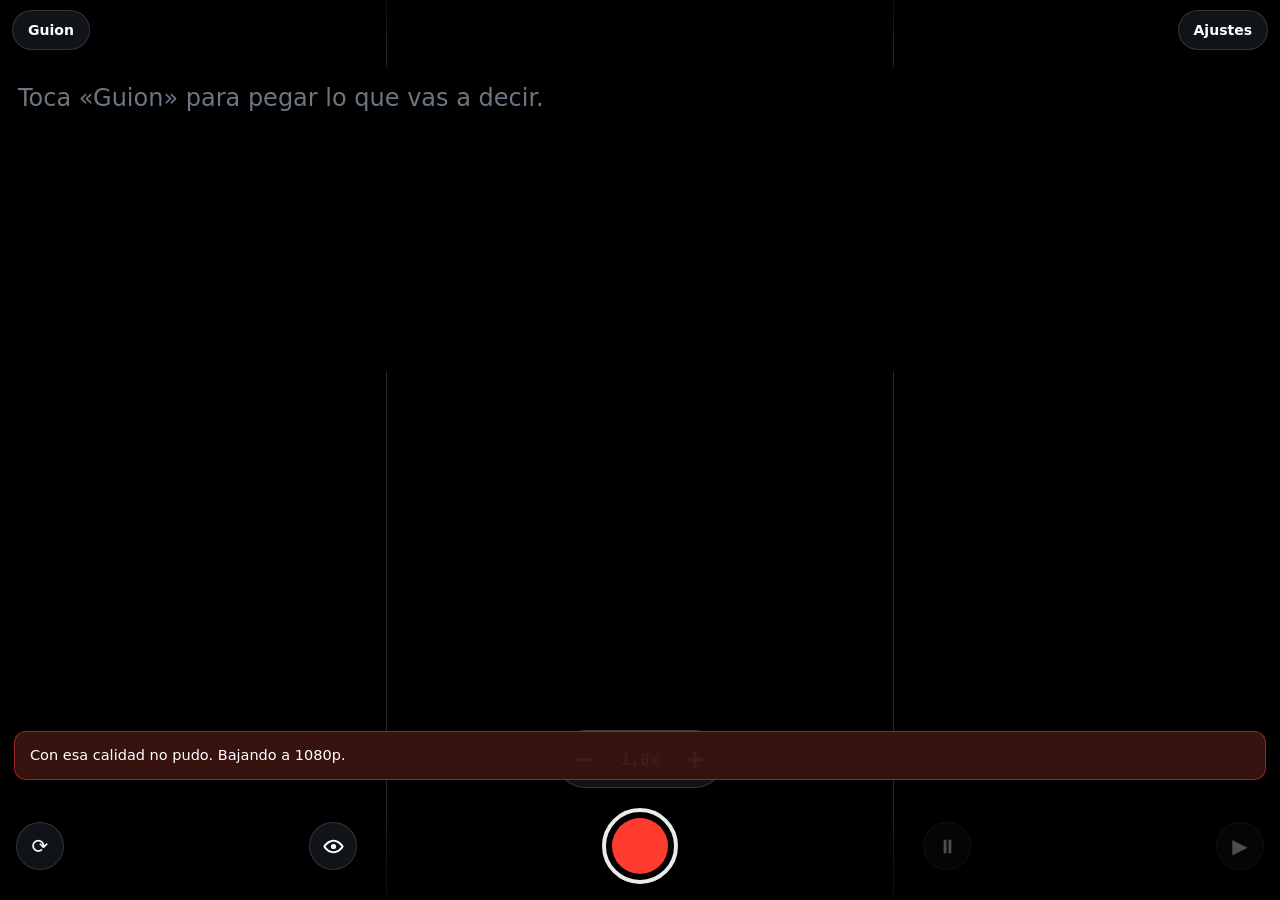
<file: index.html>
<!doctype html>
<html lang="es">
<head>
<meta charset="utf-8">
<meta http-equiv="Content-Security-Policy" content="default-src 'none'; script-src 'self'; style-src 'self'; img-src 'self' data: blob:; media-src 'self' blob:; font-src 'self'; manifest-src 'self'; worker-src 'self'; connect-src 'none'; form-action 'none'; frame-src 'none'; object-src 'none'; base-uri 'none'; upgrade-insecure-requests">
<meta name="referrer" content="no-referrer">
<meta name="viewport" content="width=device-width, initial-scale=1, viewport-fit=cover, maximum-scale=1, user-scalable=no">
<title>Prompter Cero</title>
<meta name="description" content="Teleprompter propio. Sin anuncios, sin cuentas, sin suscripcion.">
<meta name="theme-color" content="#000000">
<meta name="apple-mobile-web-app-capable" content="yes">
<meta name="mobile-web-app-capable" content="yes">
<meta name="apple-mobile-web-app-status-bar-style" content="black-translucent">
<meta name="apple-mobile-web-app-title" content="Prompter">
<link rel="apple-touch-icon" href="icon-180.png">
<link rel="icon" type="image/png" sizes="192x192" href="icon-192.png">
<link rel="manifest" href="manifest.webmanifest">

<link rel="stylesheet" href="app.css">
</head>
<body>

<div id="app" data-pos="arriba" data-encuadre="ver" data-espejo="1" data-rec="0"
     data-modo="auto" data-fondo="1" data-tapa="1" data-formato="vertical"
     data-oculto="0" data-pausa="0">

  <div id="marco"><video id="cam" playsinline muted autoplay></video></div>

  <div id="prompter"><p id="texto" class="vacio">Toca «Guion» para pegar lo que vas a decir.</p></div>

  <div id="cuenta"><span id="cuenta-n">3</span></div>

  <button id="b-encender" hidden>Tocar para encender la cámara</button>

  <div id="hud">
    <div class="barra-sup">
      <button class="pill" id="b-guion">Guion</button>
      <span id="chip-rec"><i></i><span id="rec-time">0:00</span></span>
      <button class="pill" id="b-ajustes">Ajustes</button>
    </div>

    <div class="barra-inf">
      <button class="redondo" id="b-girar" aria-label="Cambiar de cámara">⟳</button>

      <!-- ocultar el guion sin salir de la pantalla de grabar -->
      <button class="redondo" id="b-tapar" aria-label="Ocultar el guion" aria-pressed="false">
        <svg class="ico ico-ver" viewBox="0 0 24 24" aria-hidden="true">
          <path d="M12 5C6.9 5 3 9 1.6 11.5a1 1 0 0 0 0 1C3 15 6.9 19 12 19s9-4 10.4-6.5a1 1 0 0 0 0-1C21 9 17.1 5 12 5Zm0 12c-3.7 0-6.9-2.9-8.3-5C5.1 9.9 8.3 7 12 7s6.9 2.9 8.3 5c-1.4 2.1-4.6 5-8.3 5Z"/>
          <circle cx="12" cy="12" r="2.7"/>
        </svg>
        <svg class="ico ico-tapado" viewBox="0 0 24 24" aria-hidden="true">
          <path d="M12 5c-1.5 0-2.9.3-4.1.8l1.6 1.6C10.2 7.1 11.1 7 12 7c3.7 0 6.9 2.9 8.3 5-.7 1-1.8 2.2-3.2 3.2l1.4 1.4c1.8-1.3 3.1-2.9 3.9-4.1a1 1 0 0 0 0-1C21 9 17.1 5 12 5Zm-8.3 7c.7-1 1.7-2.1 3-3.1L5.3 7.5C3.4 8.9 2.2 10.4 1.6 11.5a1 1 0 0 0 0 1C3 15 6.9 19 12 19c1.4 0 2.7-.3 3.9-.8l-1.6-1.6c-.7.2-1.5.4-2.3.4-3.7 0-6.9-2.9-8.3-5Z"/>
          <path d="M3.6 2.2 2.2 3.6l18.2 18.2 1.4-1.4Z"/>
        </svg>
      </button>

      <button id="b-rec" aria-label="Grabar"><span></span></button>

      <!-- pausar la toma sin cortarla: sigue en el mismo video -->
      <button class="redondo" id="b-pausa" aria-label="Pausar la grabación" disabled>
        <svg class="ico ico-pausa" viewBox="0 0 24 24" aria-hidden="true">
          <path d="M8 5h3v14H8Zm5 0h3v14h-3Z"/>
        </svg>
        <svg class="ico ico-seguir" viewBox="0 0 24 24" aria-hidden="true">
          <path d="M8 5.2v13.6L19 12Z"/>
        </svg>
      </button>

      <button class="redondo" id="b-ultimo" aria-label="Ver el último video" disabled>▶</button>
    </div>

    <!-- la velocidad del texto, a mano y aunque estés grabando (26-10) -->
    <div id="vel-ctl" role="group" aria-label="Velocidad del texto">
      <button id="b-menos" aria-label="Más lento">−</button>
      <span id="vel-dato">1,0×</span>
      <button id="b-mas" aria-label="Más rápido">+</button>
    </div>
  </div>

  <div id="velo"></div>

  <!-- ============ hoja: guion ============ -->
  <section class="hoja" id="hoja-guion" aria-label="Guion">
    <button class="asa" aria-label="Cerrar"></button>
    <h2>Tu guion</h2>
    <textarea id="ta" placeholder="Pega acá lo que vas a decir…"></textarea>
    <div class="fila">
      <span class="sub" id="conteo">0 palabras</span>
      <span class="dato" id="duracion">0:00</span>
    </div>
    <button class="btn btn-p" id="b-usar">Usar este guion</button>
    <div class="btn-fila">
      <button class="btn" id="b-guardar-guion">Guardar</button>
      <button class="btn" id="b-limpiar">Vaciar</button>
    </div>

    <div class="grupo">
      <span class="et">Mis guiones</span>
      <div class="lista" id="lista-mios"></div>
      <p class="nota">Vienen dentro de la app. Tocas uno y se abre listo para grabar.</p>
    </div>

    <div class="grupo">
      <span class="et">Guardados en este teléfono</span>
      <div class="lista" id="lista"></div>
    </div>
    <p class="nota">Se guardan solo acá, en tu teléfono. No suben a ningún lado.</p>
  </section>

  <!-- ============ hoja: ajustes ============ -->
  <section class="hoja" id="hoja-ajustes" aria-label="Ajustes">
    <button class="asa" aria-label="Cerrar"></button>
    <h2>Ajustes</h2>
    <p class="sub">Todo lo que muevas queda guardado para la próxima.</p>
    <p class="nota" id="version">Versión —</p>

    <div class="grupo">
      <span class="et">El texto</span>
      <div class="fila"><label for="s-tapa">Cuánto tapa la pantalla</label><span class="dato" id="d-tapa">34 %</span></div>
      <input type="range" id="s-tapa" min="0" max="80" step="1" value="34">
      <div class="fila"><label for="s-letra">Tamaño de la letra</label><span class="dato" id="d-letra">24 px</span></div>
      <input type="range" id="s-letra" min="14" max="52" step="1" value="24">
      <div class="seg" id="g-pos" role="group" aria-label="Dónde va el texto">
        <button type="button" data-v="arriba">Arriba</button>
        <button type="button" data-v="medio">Al medio</button>
        <button type="button" data-v="abajo">Abajo</button>
      </div>
      <div class="seg" id="g-fondo" role="group" aria-label="Fondo del texto">
        <button type="button" data-v="1">Con fondo</button>
        <button type="button" data-v="0">Sin fondo</button>
      </div>
    </div>

    <div class="grupo">
      <span class="et">Cómo avanza</span>
      <div class="seg" id="g-modo" role="group" aria-label="Cómo avanza el texto">
        <button type="button" data-v="auto">Solo</button>
        <button type="button" data-v="dedo">Con el dedo</button>
      </div>
      <div class="fila"><label for="s-vel">Velocidad</label><span class="dato" id="d-vel">1,0×</span></div>
      <input type="range" id="s-vel" min="4" max="30" step="1" value="10">
      <p class="nota" id="nota-modo"></p>
    </div>

    <div class="grupo">
      <span class="et">La cámara</span>
      <div class="seg" id="g-cal" role="group" aria-label="Calidad">
        <button type="button" data-v="max">Máxima</button>
        <button type="button" data-v="1080">1080p</button>
        <button type="button" data-v="720">720p</button>
      </div>
      <div class="seg" id="g-formato" role="group" aria-label="Formato del video">
        <button type="button" data-v="vertical">Vertical 9:16</button>
        <button type="button" data-v="camara">Como venga</button>
      </div>
      <div class="seg" id="g-enc" role="group" aria-label="Encuadre">
        <button type="button" data-v="ver">Ver todo</button>
        <button type="button" data-v="llenar">Llenar pantalla</button>
      </div>
      <div class="seg" id="g-esp" role="group" aria-label="Espejo">
        <button type="button" data-v="1">Espejo</button>
        <button type="button" data-v="0">Normal</button>
      </div>
      <div class="seg" id="g-cuenta" role="group" aria-label="Cuenta regresiva">
        <button type="button" data-v="0">Sin cuenta</button>
        <button type="button" data-v="3">3 s</button>
        <button type="button" data-v="5">5 s</button>
      </div>
      <p class="nota" id="nota-cam">Antes de grabar aparece acá lo que está entregando la cámara.</p>
    </div>

    <div class="grupo">
      <span class="et">Qué pasó en la última toma</span>
      <pre class="registro" id="registro">Todavía no hay ninguna toma.</pre>
      <p class="nota">Si una toma sale sin sonido o no se guarda, sácale una captura a esto y mándamela: ahí está qué pasó.</p>
    </div>

    <button class="btn" id="b-reset">Volver a como venía</button>
    <p class="nota">¿Algo se ve raro? Abre el <a href="prueba.html">banco de pruebas</a> y mándame el informe.</p>
  </section>

  <!-- ============ hoja: revisión ============ -->
  <section class="hoja" id="hoja-video" aria-label="El video que grabaste">
    <button class="asa" aria-label="Cerrar"></button>
    <h2>Tu video</h2>
    <div id="revision"><video id="rev" playsinline controls preload="metadata"></video></div>
    <p class="sub" id="rev-datos"></p>
    <button class="btn btn-p" id="b-fotos">Guardar en Fotos</button>
    <button class="btn" id="b-ver-igual" hidden>Verlo acá igual (puede trabar el teléfono)</button>
    <button class="btn" id="b-otra">Grabar otra toma</button>
    <p class="nota" id="nota-disco">Mientras grabas, el video se va guardando en tu teléfono: si la app se cierra, la toma no se pierde.</p>
    <button class="btn" id="b-borrar-toma" hidden>Borrar esta toma del teléfono</button>
    <p class="nota">Si el botón no te sirve, mantén el dedo apretado sobre el video de arriba y elige «Guardar en Fotos».</p>
  </section>

  <div id="aviso"></div>
</div>

<script src="guiones.js" defer></script>
<script src="app.js" defer></script>
</body>
</html>
</file>
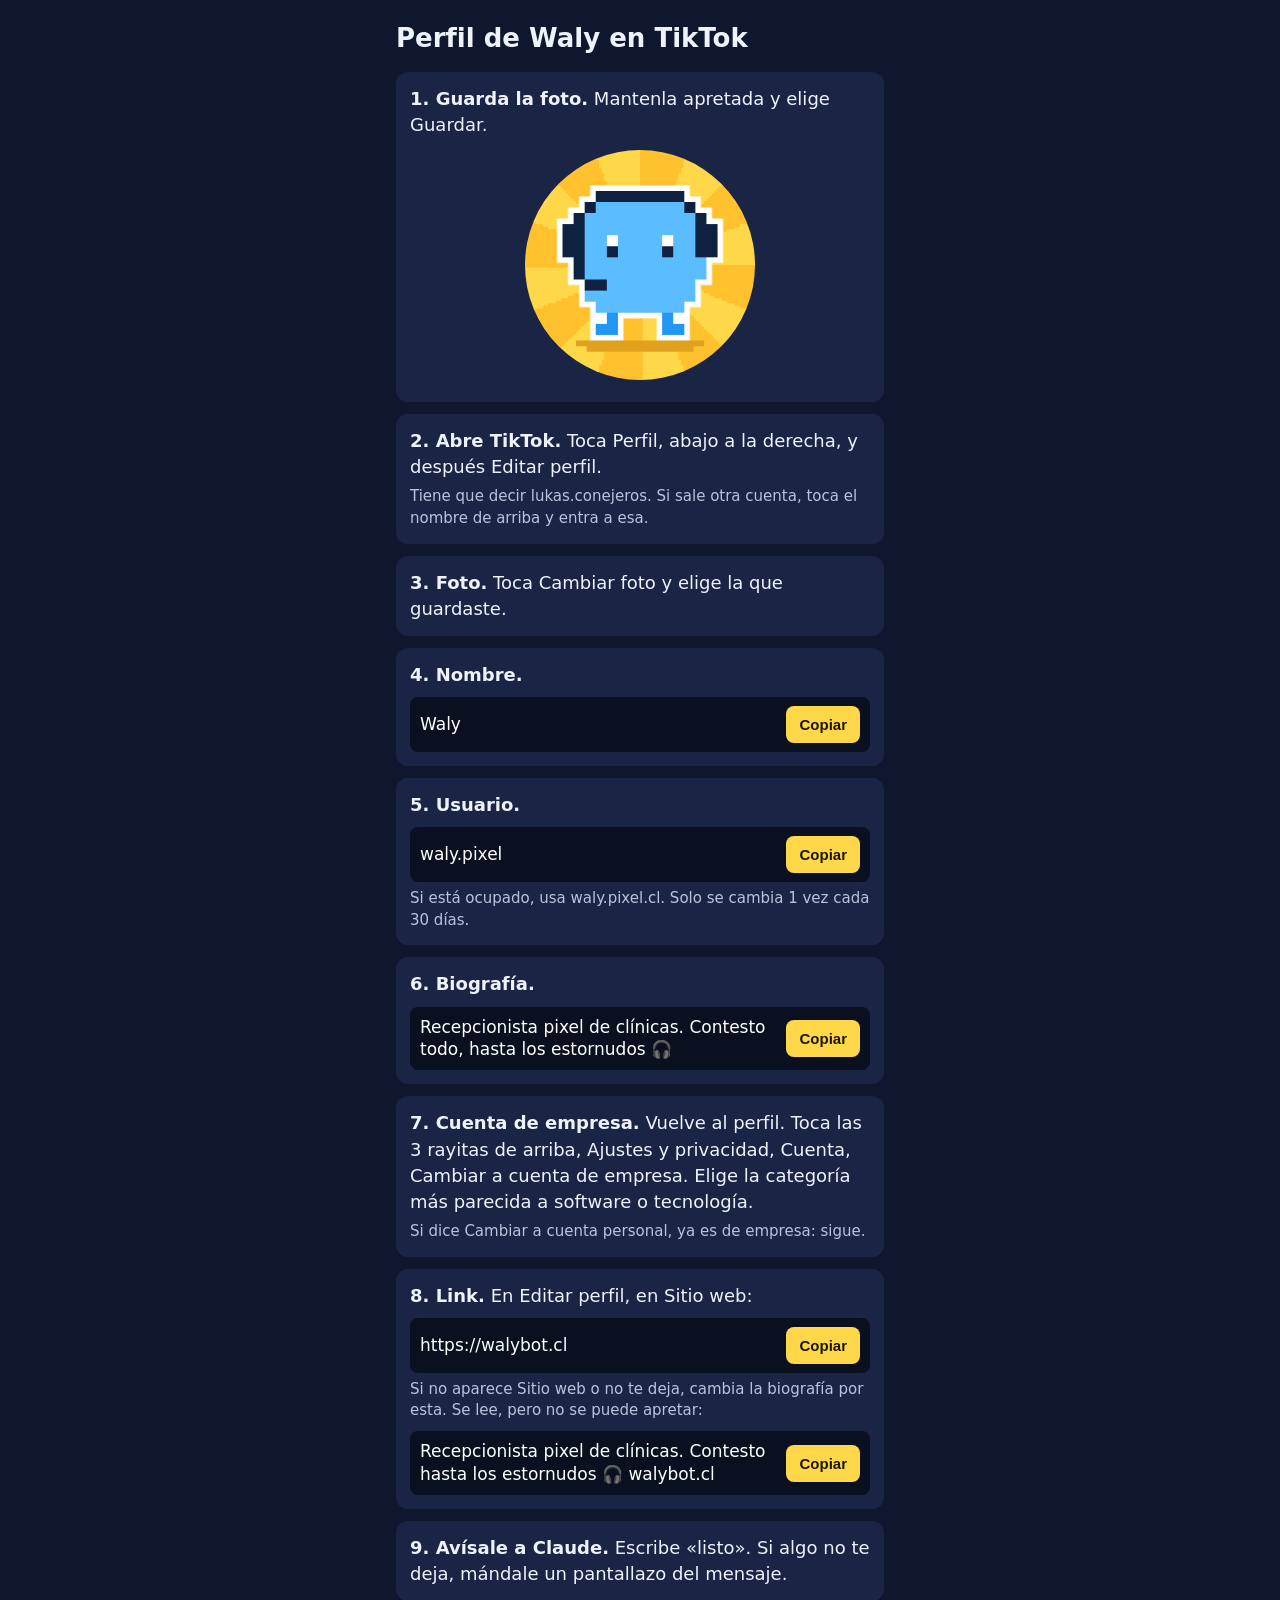
<file: waly/index.html>
<!doctype html>
<html lang="es"><head><meta charset="utf-8"><meta name="viewport" content="width=device-width,initial-scale=1">
<meta name="robots" content="noindex"><title>Perfil de Waly en TikTok</title>
<style>
*{box-sizing:border-box}
body{margin:0;background:#0f172e;color:#eef2fb;font:18px/1.45 system-ui,-apple-system,Segoe UI,Arial,sans-serif}
main{max-width:520px;margin:0 auto;padding:20px 16px 50px}
h1{font-size:26px;margin:0 0 14px}
.foto{display:block;width:230px;height:230px;margin:0 auto 8px;border-radius:50%}
.nota{color:#b8c4dc;font-size:15px;margin:6px 0 0}
.paso{background:#1a2545;border-radius:12px;padding:14px;margin:12px 0}
.copia{display:flex;gap:10px;align-items:center;background:#0a1020;border-radius:8px;padding:9px 10px;margin-top:9px}
.copia code{flex:1;font:17px/1.35 system-ui,-apple-system,Segoe UI,Arial,sans-serif;color:#fff;word-break:break-word}
button{background:#ffd84a;color:#1b1600;border:0;border-radius:8px;font-weight:800;padding:10px 13px;font-size:15px;flex:none}
</style></head>
<body><main>
<h1>Perfil de Waly en TikTok</h1>
<div class="paso"><b>1. Guarda la foto.</b> Mantenla apretada y elige Guardar.
  <img class="foto" src="foto.png" alt="Waly" style="margin-top:12px"></div>
<div class="paso"><b>2. Abre TikTok.</b> Toca Perfil, abajo a la derecha, y después Editar perfil.
  <p class="nota">Tiene que decir lukas.conejeros. Si sale otra cuenta, toca el nombre de arriba y entra a esa.</p></div>
<div class="paso"><b>3. Foto.</b> Toca Cambiar foto y elige la que guardaste.</div>
<div class="paso"><b>4. Nombre.</b><div class="copia"><code>Waly</code><button>Copiar</button></div></div>
<div class="paso"><b>5. Usuario.</b><div class="copia"><code>waly.pixel</code><button>Copiar</button></div>
  <p class="nota">Si está ocupado, usa waly.pixel.cl. Solo se cambia 1 vez cada 30 días.</p></div>
<div class="paso"><b>6. Biografía.</b><div class="copia"><code>Recepcionista pixel de clínicas. Contesto todo, hasta los estornudos 🎧</code><button>Copiar</button></div></div>
<div class="paso"><b>7. Cuenta de empresa.</b> Vuelve al perfil. Toca las 3 rayitas de arriba, Ajustes y privacidad, Cuenta, Cambiar a cuenta de empresa. Elige la categoría más parecida a software o tecnología.
  <p class="nota">Si dice Cambiar a cuenta personal, ya es de empresa: sigue.</p></div>
<div class="paso"><b>8. Link.</b> En Editar perfil, en Sitio web:<div class="copia"><code>https://walybot.cl</code><button>Copiar</button></div>
  <p class="nota">Si no aparece Sitio web o no te deja, cambia la biografía por esta. Se lee, pero no se puede apretar:</p><div class="copia"><code>Recepcionista pixel de clínicas. Contesto hasta los estornudos 🎧 walybot.cl</code><button>Copiar</button></div></div>
<div class="paso"><b>9. Avísale a Claude.</b> Escribe «listo». Si algo no te deja, mándale un pantallazo del mensaje.</div>
</main>
<script>
document.querySelectorAll(".copia button").forEach((b) => b.onclick = async () => {
  const t = b.previousElementSibling.textContent;
  try { await navigator.clipboard.writeText(t); }
  catch (e) { const a = document.createElement("textarea"); a.value = t; document.body.appendChild(a); a.select(); document.execCommand("copy"); a.remove(); }
  b.textContent = "¡Copiado!"; setTimeout(() => { b.textContent = "Copiar"; }, 1400);
});
</script>
</body></html>
</file>
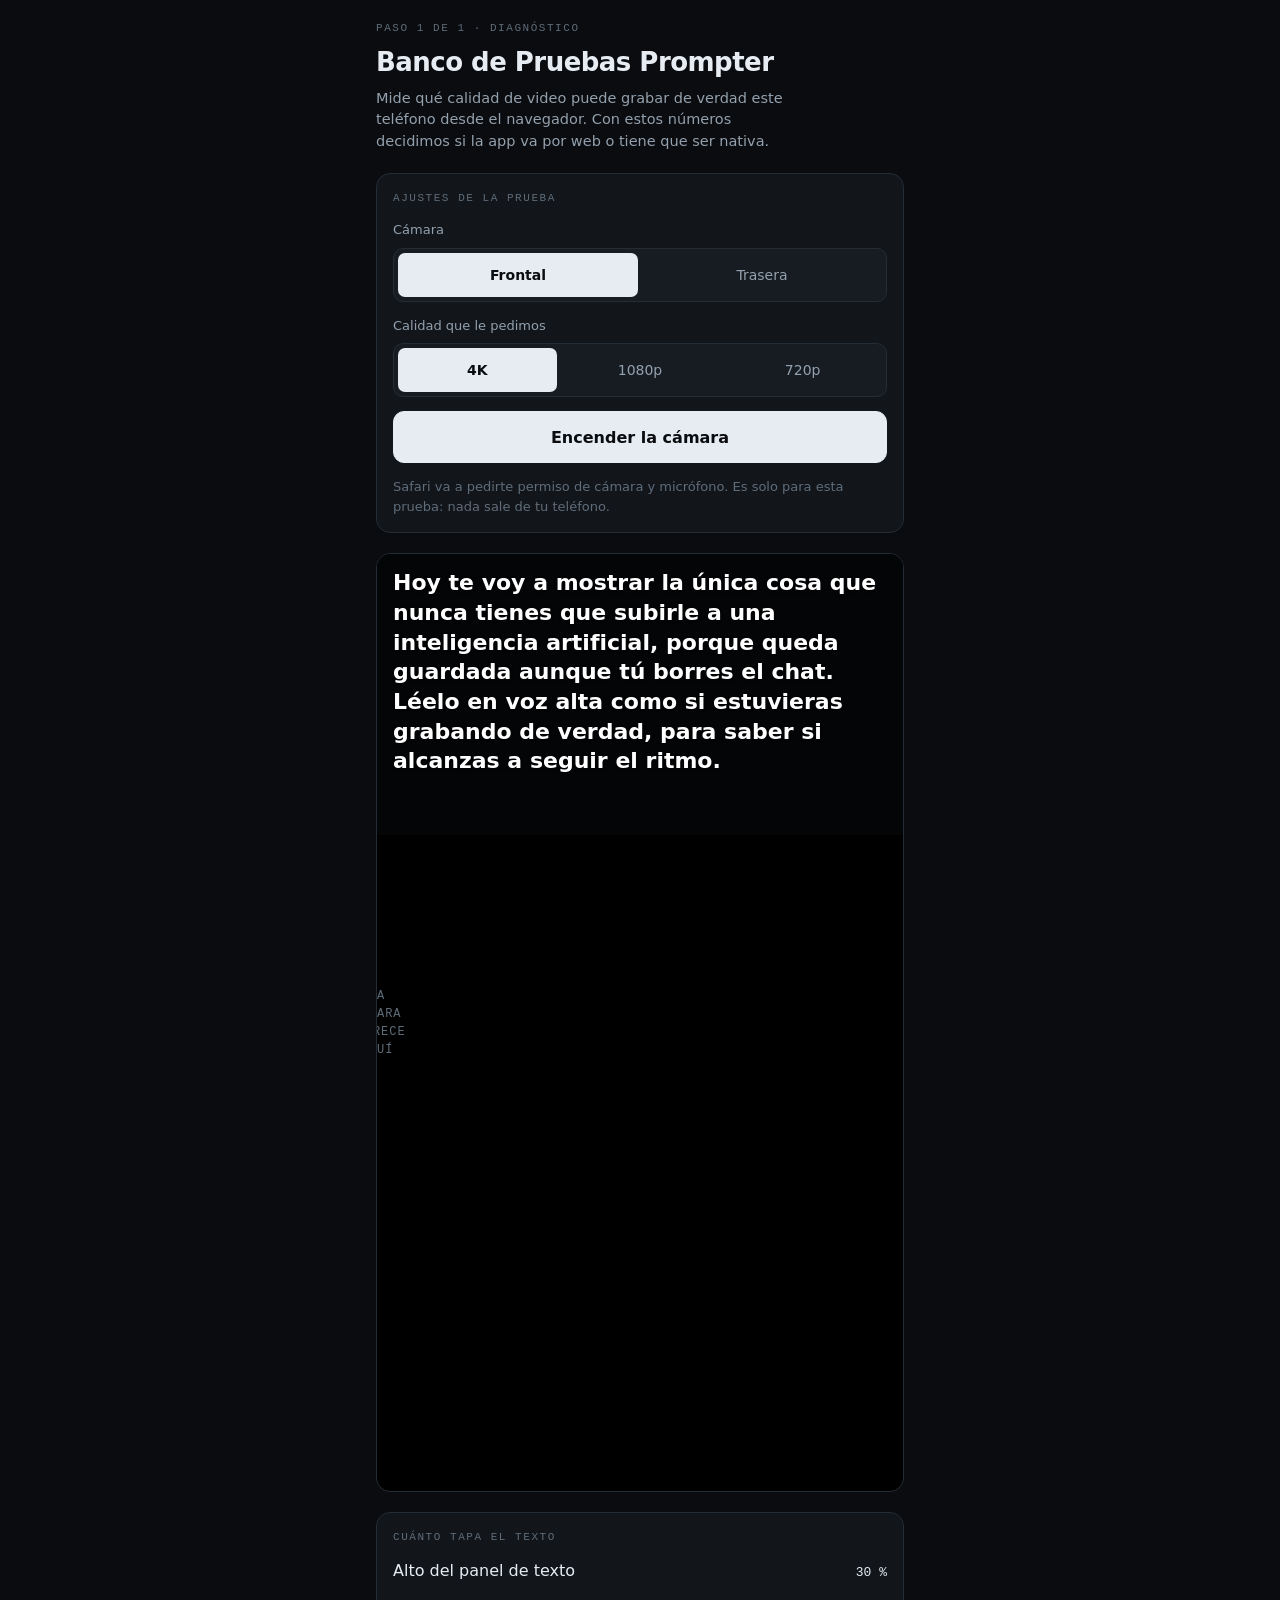
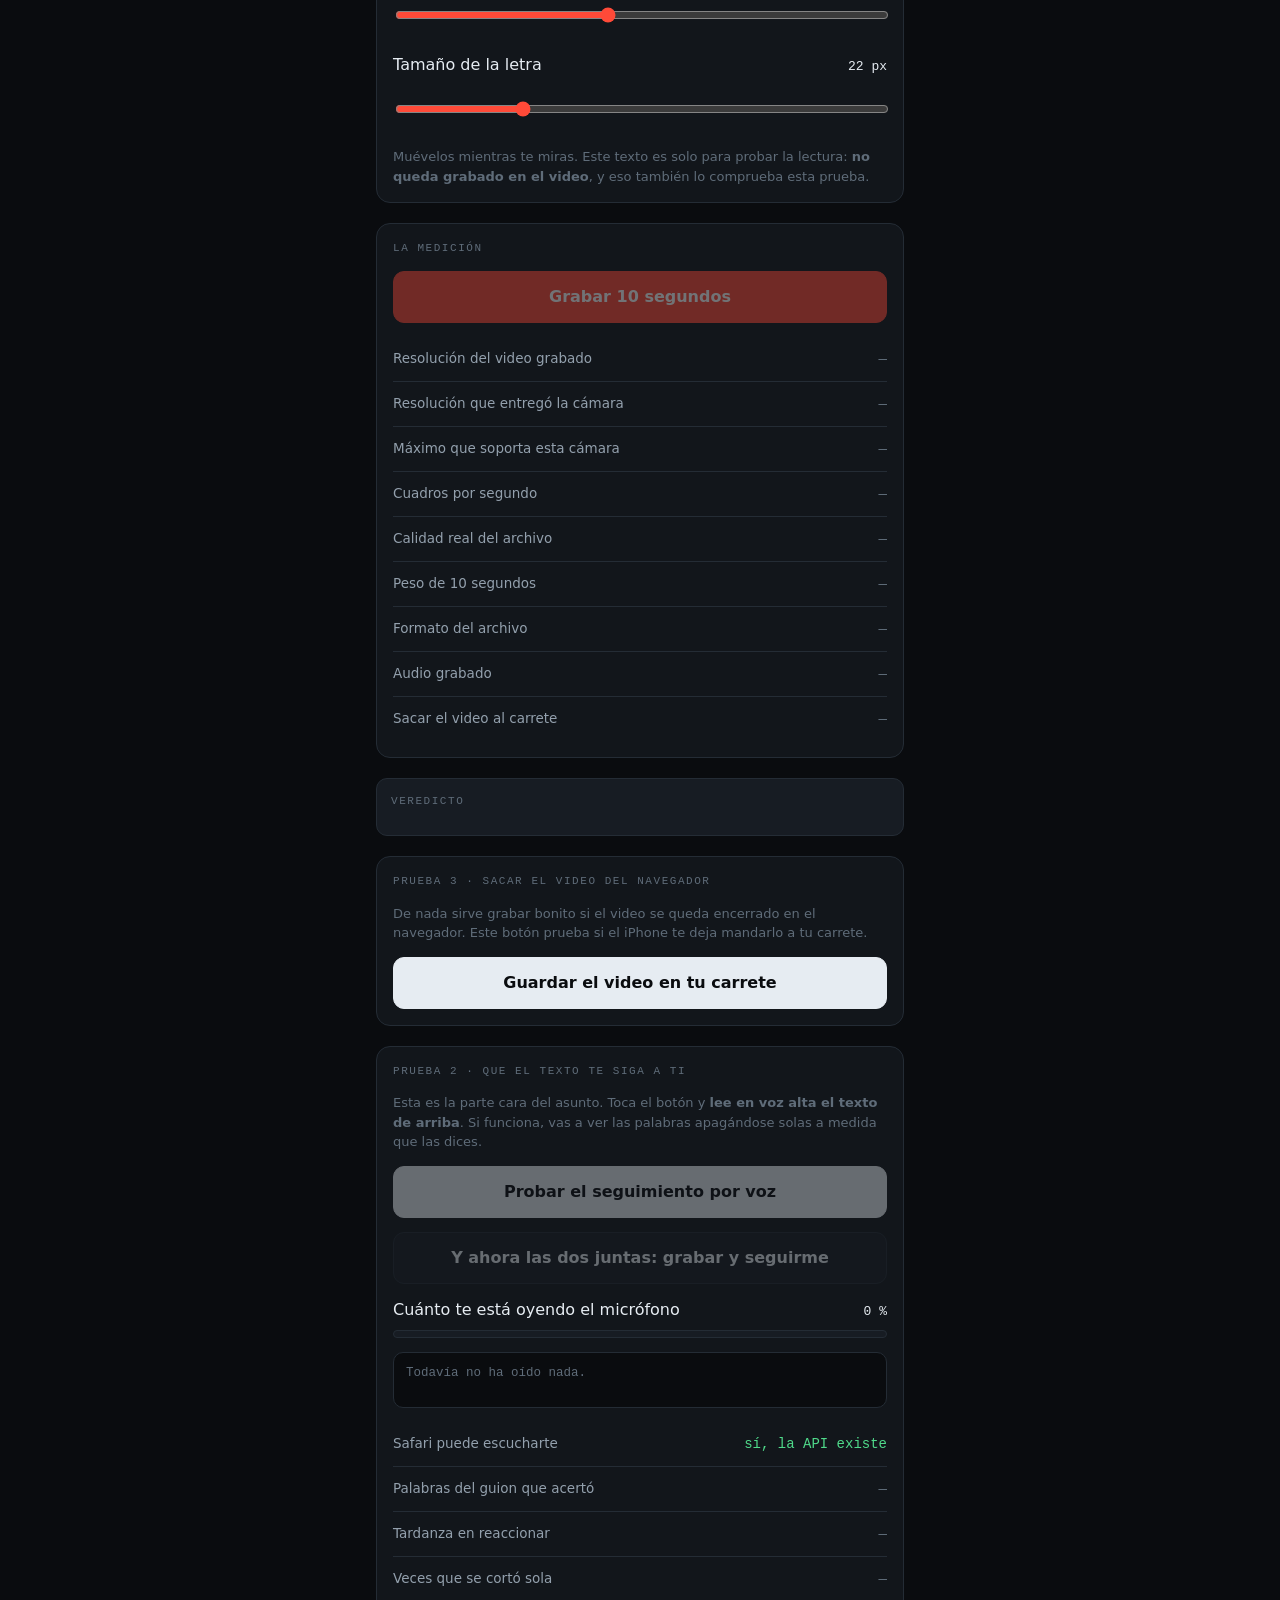
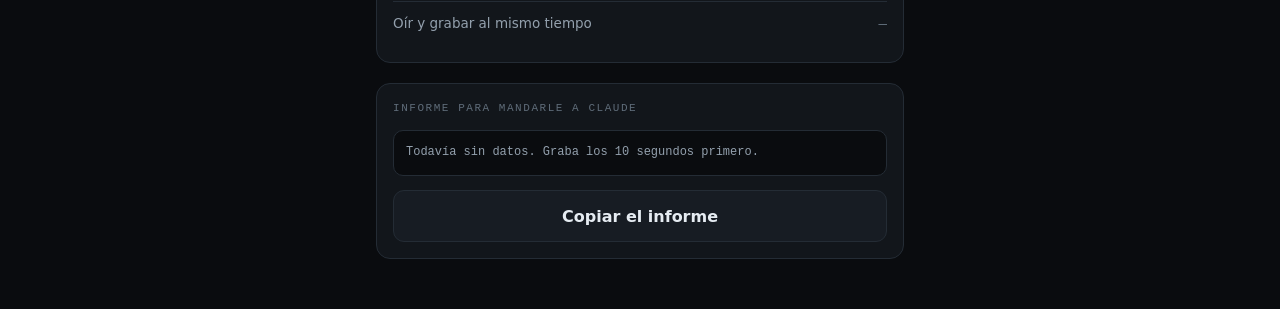
<file: prueba.html>
<!doctype html>
<html lang="es">
<head>
<meta charset="utf-8">
<meta http-equiv="Content-Security-Policy" content="default-src 'none'; script-src 'self' 'unsafe-inline'; style-src 'self' 'unsafe-inline'; img-src 'self' data: blob:; media-src 'self' blob:; font-src 'self'; manifest-src 'self'; connect-src 'none'; form-action 'none'; frame-src 'none'; object-src 'none'; base-uri 'none'">
<meta name="referrer" content="no-referrer">
<meta name="viewport" content="width=device-width, initial-scale=1, viewport-fit=cover, maximum-scale=1, user-scalable=no">
<meta name="description" content="Teleprompter propio, sin anuncios. Banco de pruebas de camara y voz.">
<meta name="theme-color" content="#0A0C0F">
<meta name="apple-mobile-web-app-capable" content="yes">
<meta name="mobile-web-app-capable" content="yes">
<meta name="apple-mobile-web-app-status-bar-style" content="black-translucent">
<meta name="apple-mobile-web-app-title" content="Prompter">
<link rel="apple-touch-icon" href="icon-180.png">
<link rel="icon" type="image/png" sizes="192x192" href="icon-192.png">
<link rel="manifest" href="manifest.webmanifest">
<title>Banco de Pruebas Prompter</title>
<style>
  :root{
    --ground:#0A0C0F;
    --panel:#12161B;
    --panel-2:#171C23;
    --line:#242C35;
    --ink:#E6ECF2;
    --ink-2:#93A0AD;
    --ink-3:#5F6C79;
    --rec:#FF4A38;
    --ok:#4FD98A;
    --warn:#F5B83D;
    --bad:#FF6B5C;
    --sans:-apple-system,BlinkMacSystemFont,"SF Pro Text","Segoe UI",Roboto,system-ui,sans-serif;
    --mono:ui-monospace,"SF Mono",Menlo,Consolas,monospace;
    --r:14px;
  }

  *{box-sizing:border-box}

  body{
    margin:0;
    background:var(--ground);
    color:var(--ink);
    font-family:var(--sans);
    font-size:16px;
    line-height:1.5;
    -webkit-font-smoothing:antialiased;
  }

  .wrap{
    max-width:560px;
    margin:0 auto;
    padding:20px 16px 64px;
    display:flex;
    flex-direction:column;
    gap:20px;
  }

  /* ---------- cabecera ---------- */
  header{display:flex;flex-direction:column;gap:6px}
  .eyebrow{
    font-family:var(--mono);
    font-size:11px;
    letter-spacing:.14em;
    text-transform:uppercase;
    color:var(--ink-3);
  }
  h1{
    margin:0;
    font-size:26px;
    font-weight:600;
    letter-spacing:-.02em;
    text-wrap:balance;
  }
  .lede{margin:0;color:var(--ink-2);font-size:14.5px;max-width:46ch}

  /* ---------- bloques ---------- */
  .card{
    background:var(--panel);
    border:1px solid var(--line);
    border-radius:var(--r);
    padding:16px;
    display:flex;
    flex-direction:column;
    gap:14px;
  }
  .card-title{
    font-family:var(--mono);
    font-size:11px;
    letter-spacing:.14em;
    text-transform:uppercase;
    color:var(--ink-3);
    margin:0;
  }

  /* ---------- selectores segmentados ---------- */
  .field{display:flex;flex-direction:column;gap:8px}
  .field > label{font-size:13px;color:var(--ink-2)}
  .seg{
    display:grid;
    grid-auto-flow:column;
    grid-auto-columns:1fr;
    gap:4px;
    background:var(--panel-2);
    border:1px solid var(--line);
    border-radius:10px;
    padding:4px;
  }
  .seg button{
    appearance:none;
    border:0;
    background:transparent;
    color:var(--ink-2);
    font-family:var(--sans);
    font-size:14px;
    font-weight:500;
    min-height:44px;
    border-radius:7px;
    cursor:pointer;
    transition:background .15s ease,color .15s ease;
  }
  .seg button[aria-pressed="true"]{background:var(--ink);color:var(--ground);font-weight:600}
  .seg button:focus-visible{outline:2px solid var(--rec);outline-offset:2px}

  /* ---------- botones ---------- */
  .btn{
    appearance:none;
    width:100%;
    min-height:52px;
    border-radius:11px;
    border:1px solid var(--line);
    background:var(--panel-2);
    color:var(--ink);
    font-family:var(--sans);
    font-size:16px;
    font-weight:600;
    cursor:pointer;
    transition:background .15s ease,opacity .15s ease;
  }
  .btn:focus-visible{outline:2px solid var(--rec);outline-offset:2px}
  .btn:disabled{opacity:.4;cursor:not-allowed}
  .btn-primary{background:var(--ink);color:var(--ground);border-color:var(--ink)}
  .btn-rec{background:var(--rec);border-color:var(--rec);color:#fff}
  .btn-rec[data-state="rec"]{background:transparent;color:var(--rec)}

  /* ---------- visor ---------- */
  .stage{
    position:relative;
    width:100%;
    aspect-ratio:9/16;
    background:#000;
    border:1px solid var(--line);
    border-radius:var(--r);
    overflow:hidden;
    display:flex;
    align-items:center;
    justify-content:center;
  }
  .stage video{width:100%;height:100%;object-fit:cover;display:block}
  .stage .placeholder{
    color:var(--ink-3);
    font-family:var(--mono);
    font-size:12px;
    letter-spacing:.08em;
    text-transform:uppercase;
    text-align:center;
    padding:0 24px;
  }
  .mirror{transform:scaleX(-1)}

  /* texto de prueba encima de la cámara */
  .prompt-overlay{
    position:absolute;
    left:0;right:0;top:0;
    background:rgba(6,8,10,.72);
    backdrop-filter:blur(2px);
    -webkit-backdrop-filter:blur(2px);
    color:#fff;
    padding:14px 16px;
    overflow:hidden;
    display:none;
    pointer-events:none;
  }
  .prompt-overlay p{
    margin:0;
    font-weight:600;
    line-height:1.35;
    text-shadow:0 1px 3px rgba(0,0,0,.7);
  }
  .stage[data-overlay="on"] .prompt-overlay{display:block}

  .rec-dot{
    position:absolute;
    top:10px;right:12px;
    display:none;
    align-items:center;
    gap:6px;
    font-family:var(--mono);
    font-size:12px;
    font-weight:600;
    color:#fff;
    background:rgba(255,74,56,.9);
    padding:5px 9px;
    border-radius:999px;
    z-index:2;
  }
  .stage[data-rec="on"] .rec-dot{display:flex}
  .rec-dot i{width:8px;height:8px;border-radius:50%;background:#fff;animation:blink 1s steps(2,end) infinite}
  @keyframes blink{50%{opacity:.15}}
  @media (prefers-reduced-motion:reduce){.rec-dot i{animation:none}}

  /* ---------- sliders ---------- */
  input[type=range]{
    width:100%;
    accent-color:var(--rec);
    height:44px;
  }
  .slider-row{display:flex;justify-content:space-between;align-items:baseline;gap:12px}
  .slider-row .val{font-family:var(--mono);font-size:13px;color:var(--ink);font-variant-numeric:tabular-nums}

  /* ---------- ficha de lecturas ---------- */
  .readout{display:flex;flex-direction:column;gap:0}
  .row{
    display:flex;
    justify-content:space-between;
    align-items:baseline;
    gap:14px;
    padding:11px 0;
    border-bottom:1px solid var(--line);
  }
  .row:last-child{border-bottom:0}
  .row .k{font-size:13.5px;color:var(--ink-2);flex:0 0 auto}
  .row .v{
    font-family:var(--mono);
    font-size:14px;
    font-weight:500;
    text-align:right;
    font-variant-numeric:tabular-nums;
    word-break:break-word;
  }
  .v[data-grade="ok"]{color:var(--ok)}
  .v[data-grade="warn"]{color:var(--warn)}
  .v[data-grade="bad"]{color:var(--bad)}
  .v[data-grade="idle"]{color:var(--ink-3)}

  .verdict{
    border-radius:11px;
    border:1px solid var(--line);
    background:var(--panel-2);
    padding:14px;
    display:flex;
    flex-direction:column;
    gap:6px;
  }
  .verdict .tag{
    font-family:var(--mono);
    font-size:11px;
    letter-spacing:.14em;
    text-transform:uppercase;
    color:var(--ink-3);
  }
  .verdict .headline{font-size:17px;font-weight:600;line-height:1.3}
  .verdict p{margin:0;font-size:14px;color:var(--ink-2)}

  .note{font-size:13px;color:var(--ink-3);margin:0}
  .err{
    background:rgba(255,107,92,.1);
    border:1px solid rgba(255,107,92,.35);
    color:#FFC9C2;
    border-radius:10px;
    padding:12px;
    font-size:14px;
    display:none;
  }
  .err[data-on="1"]{display:block}

  pre#report{
    margin:0;
    background:var(--ground);
    border:1px solid var(--line);
    border-radius:10px;
    padding:12px;
    font-family:var(--mono);
    font-size:12px;
    line-height:1.65;
    color:var(--ink-2);
    overflow-x:auto;
    white-space:pre;
    -webkit-user-select:text;
    user-select:text;
  }
  .playback{width:100%;border-radius:var(--r);border:1px solid var(--line);background:#000;display:none}
  .playback[data-on="1"]{display:block}

  /* ---------- seguimiento por voz ---------- */
  .prompt-overlay w{display:inline;transition:color .12s ease,opacity .12s ease}
  .prompt-overlay w.dicho{opacity:.3}
  .prompt-overlay w.actual{color:#FFD84A}

  .meter{
    height:8px;
    border-radius:999px;
    background:var(--panel-2);
    border:1px solid var(--line);
    overflow:hidden;
  }
  .meter i{
    display:block;
    height:100%;
    width:0%;
    background:linear-gradient(90deg,var(--ok),var(--warn));
    transition:width .06s linear;
  }
  .heard{
    min-height:56px;
    background:var(--ground);
    border:1px solid var(--line);
    border-radius:10px;
    padding:10px 12px;
    font-family:var(--mono);
    font-size:12.5px;
    line-height:1.6;
    color:var(--ink-2);
    overflow-y:auto;
    max-height:110px;
  }
  .heard em{color:var(--ink-3);font-style:normal}
</style>
<style>
  /* --- pantalla completa cuando esta instalada en el iPhone --- */
  html{ background:#0A0C0F; }
  body{
    padding-top:env(safe-area-inset-top);
    padding-bottom:env(safe-area-inset-bottom);
    padding-left:env(safe-area-inset-left);
    padding-right:env(safe-area-inset-right);
    -webkit-text-size-adjust:100%;
    overscroll-behavior-y:none;
  }
  /* el texto de los controles no se selecciona sin querer al arrastrar */
  .seg button,.btn,.card-title,.eyebrow{ -webkit-user-select:none; user-select:none; -webkit-touch-callout:none; }
</style>
</head>
<body>
<div class="wrap">

  <header>
    <span class="eyebrow">Paso 1 de 1 · diagnóstico</span>
    <h1>Banco de Pruebas Prompter</h1>
    <p class="lede">Mide qué calidad de video puede grabar de verdad este teléfono desde el navegador. Con estos números decidimos si la app va por web o tiene que ser nativa.</p>
  </header>

  <div class="err" id="err"></div>

  <section class="card">
    <p class="card-title">Ajustes de la prueba</p>

    <div class="field">
      <label for="seg-cam">Cámara</label>
      <div class="seg" id="seg-cam" role="group" aria-label="Cámara">
        <button type="button" data-facing="user" aria-pressed="true">Frontal</button>
        <button type="button" data-facing="environment" aria-pressed="false">Trasera</button>
      </div>
    </div>

    <div class="field">
      <label for="seg-res">Calidad que le pedimos</label>
      <div class="seg" id="seg-res" role="group" aria-label="Calidad">
        <button type="button" data-res="2160" aria-pressed="true">4K</button>
        <button type="button" data-res="1080" aria-pressed="false">1080p</button>
        <button type="button" data-res="720" aria-pressed="false">720p</button>
      </div>
    </div>

    <button class="btn btn-primary" id="btn-start">Encender la cámara</button>
    <p class="note">Safari va a pedirte permiso de cámara y micrófono. Es solo para esta prueba: nada sale de tu teléfono.</p>
  </section>

  <div class="stage" id="stage" data-overlay="off" data-rec="off">
    <span class="rec-dot"><i></i><span id="rec-timer">0,0 s</span></span>
    <div class="prompt-overlay" id="overlay"><p id="overlay-text"></p></div>
    <span class="placeholder" id="placeholder">La cámara aparece aquí</span>
    <video id="preview" playsinline muted autoplay></video>
  </div>

  <section class="card">
    <p class="card-title">Cuánto tapa el texto</p>
    <div class="field">
      <div class="slider-row"><label for="sl-alto">Alto del panel de texto</label><span class="val" id="v-alto">30 %</span></div>
      <input type="range" id="sl-alto" min="0" max="70" value="30" step="1">
    </div>
    <div class="field">
      <div class="slider-row"><label for="sl-tam">Tamaño de la letra</label><span class="val" id="v-tam">22 px</span></div>
      <input type="range" id="sl-tam" min="14" max="46" value="22" step="1">
    </div>
    <p class="note">Muévelos mientras te miras. Este texto es solo para probar la lectura: <strong>no queda grabado en el video</strong>, y eso también lo comprueba esta prueba.</p>
  </section>

  <section class="card">
    <p class="card-title">La medición</p>
    <button class="btn btn-rec" id="btn-rec" data-state="idle" disabled>Grabar 10 segundos</button>
    <div class="readout" id="readout">
      <div class="row"><span class="k">Resolución del video grabado</span><span class="v" data-grade="idle" id="r-real">—</span></div>
      <div class="row"><span class="k">Resolución que entregó la cámara</span><span class="v" data-grade="idle" id="r-track">—</span></div>
      <div class="row"><span class="k">Máximo que soporta esta cámara</span><span class="v" data-grade="idle" id="r-max">—</span></div>
      <div class="row"><span class="k">Cuadros por segundo</span><span class="v" data-grade="idle" id="r-fps">—</span></div>
      <div class="row"><span class="k">Calidad real del archivo</span><span class="v" data-grade="idle" id="r-bitrate">—</span></div>
      <div class="row"><span class="k">Peso de 10 segundos</span><span class="v" data-grade="idle" id="r-size">—</span></div>
      <div class="row"><span class="k">Formato del archivo</span><span class="v" data-grade="idle" id="r-mime">—</span></div>
      <div class="row"><span class="k">Audio grabado</span><span class="v" data-grade="idle" id="r-audio">—</span></div>
      <div class="row"><span class="k">Sacar el video al carrete</span><span class="v" data-grade="idle" id="r-guardar">—</span></div>
    </div>
  </section>

  <div class="verdict" id="verdict" hidden>
    <span class="tag">Veredicto</span>
    <span class="headline" id="verdict-head"></span>
    <p id="verdict-body"></p>
  </div>

  <video class="playback" id="playback" playsinline controls></video>

  <section class="card" id="card-guardar" hidden>
    <p class="card-title">Prueba 3 · sacar el video del navegador</p>
    <p class="note">De nada sirve grabar bonito si el video se queda encerrado en el navegador. Este botón prueba si el iPhone te deja mandarlo a tu carrete.</p>
    <button class="btn btn-primary" id="btn-guardar">Guardar el video en tu carrete</button>
  </section>

  <section class="card">
    <p class="card-title">Prueba 2 · que el texto te siga a ti</p>
    <p class="note">Esta es la parte cara del asunto. Toca el botón y <strong>lee en voz alta el texto de arriba</strong>. Si funciona, vas a ver las palabras apagándose solas a medida que las dices.</p>
    <button class="btn btn-primary" id="btn-voz" disabled>Probar el seguimiento por voz</button>
    <button class="btn" id="btn-voz-rec" disabled>Y ahora las dos juntas: grabar y seguirme</button>

    <div class="field">
      <div class="slider-row"><label>Cuánto te está oyendo el micrófono</label><span class="val" id="v-nivel">0 %</span></div>
      <div class="meter"><i id="meter-bar"></i></div>
    </div>

    <div class="heard" id="heard"><em>Todavía no ha oído nada.</em></div>

    <div class="readout">
      <div class="row"><span class="k">Safari puede escucharte</span><span class="v" data-grade="idle" id="r-sr">—</span></div>
      <div class="row"><span class="k">Palabras del guion que acertó</span><span class="v" data-grade="idle" id="r-acierto">—</span></div>
      <div class="row"><span class="k">Tardanza en reaccionar</span><span class="v" data-grade="idle" id="r-latencia">—</span></div>
      <div class="row"><span class="k">Veces que se cortó sola</span><span class="v" data-grade="idle" id="r-cortes">—</span></div>
      <div class="row"><span class="k">Oír y grabar al mismo tiempo</span><span class="v" data-grade="idle" id="r-convive">—</span></div>
    </div>
  </section>

  <section class="card">
    <p class="card-title">Informe para mandarle a Claude</p>
    <pre id="report">Todavía sin datos. Graba los 10 segundos primero.</pre>
    <button class="btn" id="btn-copy">Copiar el informe</button>
  </section>

</div>

<script>
(function(){
  "use strict";

  var TEXTO_PRUEBA = "Hoy te voy a mostrar la única cosa que nunca tienes que subirle a una inteligencia artificial, porque queda guardada aunque tú borres el chat. Léelo en voz alta como si estuvieras grabando de verdad, para saber si alcanzas a seguir el ritmo.";

  var $ = function(id){ return document.getElementById(id); };

  var state = {
    facing: "user",
    res: 2160,
    stream: null,
    recorder: null,
    chunks: [],
    startedAt: 0,
    data: {}
  };

  var el = {
    stage: $("stage"), preview: $("preview"), placeholder: $("placeholder"),
    overlay: $("overlay"), overlayText: $("overlay-text"),
    btnStart: $("btn-start"), btnRec: $("btn-rec"), btnCopy: $("btn-copy"),
    err: $("err"), report: $("report"), playback: $("playback"),
    recTimer: $("rec-timer"), verdict: $("verdict"),
    vHead: $("verdict-head"), vBody: $("verdict-body")
  };

  /* ---------- el guion como palabras marcables ---------- */
  function normalizar(txt){
    return txt.toLowerCase()
      .normalize("NFD").replace(/[\u0300-\u036f]/g,"")
      .replace(/[^a-z0-9\s]/g," ")
      .split(/\s+/).filter(Boolean);
  }

  var guionCrudo = TEXTO_PRUEBA.split(/\s+/);
  var guionNorm = guionCrudo.map(function(p){
    var n = normalizar(p);
    return n.length ? n[0] : "";
  });
  var puntero = 0;

  (function pintarGuion(){
    var html = "";
    for(var i=0;i<guionCrudo.length;i++){
      html += "<w data-i='" + i + "'>" + guionCrudo[i].replace(/&/g,"&amp;").replace(/</g,"&lt;") + "</w> ";
    }
    el.overlayText.innerHTML = html;
  })();

  var palabrasEl = el.overlayText.querySelectorAll("w");

  function moverPuntero(nuevo){
    if(nuevo <= puntero) return;
    for(var i=puntero;i<nuevo && i<palabrasEl.length;i++){
      palabrasEl[i].className = "dicho";
    }
    for(var j=0;j<palabrasEl.length;j++){
      if(palabrasEl[j].className === "actual") palabrasEl[j].className = "dicho";
    }
    puntero = nuevo;
    if(palabrasEl[puntero]){
      palabrasEl[puntero].className = "actual";
      var off = palabrasEl[puntero].offsetTop - el.overlay.clientHeight * 0.35;
      el.overlay.scrollTop = Math.max(0, off);
    }
  }

  function reiniciarPuntero(){
    puntero = 0;
    el.overlay.scrollTop = 0;
    for(var i=0;i<palabrasEl.length;i++){ palabrasEl[i].className = ""; }
  }

  function fallar(msg){
    el.err.textContent = msg;
    el.err.setAttribute("data-on","1");
  }
  function limpiarError(){ el.err.removeAttribute("data-on"); }

  function set(id, texto, grado){
    var n = $(id);
    n.textContent = texto;
    n.setAttribute("data-grade", grado || "idle");
  }

  /* ---------- selectores segmentados ---------- */
  function conectarSeg(contenedorId, attr, alElegir){
    var cont = $(contenedorId);
    cont.addEventListener("click", function(ev){
      var b = ev.target.closest("button");
      if(!b) return;
      var botones = cont.querySelectorAll("button");
      for(var i=0;i<botones.length;i++){ botones[i].setAttribute("aria-pressed","false"); }
      b.setAttribute("aria-pressed","true");
      alElegir(b.getAttribute(attr));
    });
  }
  conectarSeg("seg-cam","data-facing", function(v){
    state.facing = v;
    el.preview.classList.toggle("mirror", v === "user");
    if(state.stream){ encender(); }
  });
  conectarSeg("seg-res","data-res", function(v){
    state.res = parseInt(v,10);
    if(state.stream){ encender(); }
  });
  el.preview.classList.add("mirror");

  /* ---------- sliders del overlay ---------- */
  function aplicarOverlay(){
    var alto = parseInt($("sl-alto").value,10);
    var tam  = parseInt($("sl-tam").value,10);
    $("v-alto").textContent = alto + " %";
    $("v-tam").textContent = tam + " px";
    el.overlay.style.height = alto + "%";
    el.overlayText.style.fontSize = tam + "px";
    el.stage.setAttribute("data-overlay", alto > 0 ? "on" : "off");
  }
  $("sl-alto").addEventListener("input", aplicarOverlay);
  $("sl-tam").addEventListener("input", aplicarOverlay);
  aplicarOverlay();

  /* ---------- encender cámara ---------- */
  function apagar(){
    if(state.stream){
      state.stream.getTracks().forEach(function(t){ t.stop(); });
      state.stream = null;
    }
  }

  function encender(){
    limpiarError();
    if(!navigator.mediaDevices || !navigator.mediaDevices.getUserMedia){
      fallar("Este navegador no deja usar la cámara desde una página web. Prueba en Safari o Chrome.");
      return;
    }
    apagar();
    el.btnStart.disabled = true;
    el.btnStart.textContent = "Encendiendo…";

    var alto = state.res;
    var ancho = Math.round(alto * 16 / 9);
    var constraints = {
      audio: true,
      video: {
        facingMode: { ideal: state.facing },
        width:  { ideal: ancho },
        height: { ideal: alto },
        frameRate: { ideal: 60 }
      }
    };

    navigator.mediaDevices.getUserMedia(constraints).then(function(stream){
      state.stream = stream;
      el.preview.srcObject = stream;
      el.preview.play().catch(function(){});
      el.placeholder.style.display = "none";
      el.btnStart.disabled = false;
      el.btnStart.textContent = "Reiniciar la cámara";
      el.btnRec.disabled = false;
      if(typeof btnVoz !== "undefined" && SR){ btnVoz.disabled = false; btnVozRec.disabled = false; }
      leerCapacidades();
    }).catch(function(e){
      el.btnStart.disabled = false;
      el.btnStart.textContent = "Encender la cámara";
      var nombre = e && e.name ? e.name : "";
      if(nombre === "NotAllowedError"){
        fallar("Safari bloqueó la cámara. Toca «aA» en la barra de direcciones, entra a Ajustes del sitio web y pon Cámara y Micrófono en Permitir. Después vuelve a tocar el botón.");
      } else if(nombre === "NotFoundError" || nombre === "OverconstrainedError"){
        fallar("No encontró esa cámara con esa calidad. Baja a 1080p y vuelve a intentar.");
      } else {
        fallar("No se pudo abrir la cámara (" + (nombre || "error desconocido") + "). Si estás viendo esta página dentro de otra app, ábrela directo en Safari.");
      }
    });
  }
  el.btnStart.addEventListener("click", encender);

  function leerCapacidades(){
    var vt = state.stream.getVideoTracks()[0];
    if(!vt) return;
    var s = vt.getSettings ? vt.getSettings() : {};
    var c = vt.getCapabilities ? vt.getCapabilities() : {};

    state.data.trackW = s.width || 0;
    state.data.trackH = s.height || 0;
    state.data.fps = s.frameRate ? Math.round(s.frameRate) : 0;
    state.data.maxW = (c.width && c.width.max) ? c.width.max : 0;
    state.data.maxH = (c.height && c.height.max) ? c.height.max : 0;
    state.data.maxFps = (c.frameRate && c.frameRate.max) ? Math.round(c.frameRate.max) : 0;
    state.data.label = vt.label || "sin nombre";

    set("r-track", state.data.trackW ? state.data.trackW + " × " + state.data.trackH : "no informa",
        gradoResolucion(state.data.trackH));
    set("r-max", state.data.maxW ? state.data.maxW + " × " + state.data.maxH : "no informa", "idle");
    set("r-fps", state.data.fps ? state.data.fps + " fps" + (state.data.maxFps ? " (máx " + state.data.maxFps + ")" : "") : "no informa",
        state.data.fps >= 50 ? "ok" : (state.data.fps >= 29 ? "warn" : "bad"));
  }

  function gradoResolucion(h){
    if(!h) return "idle";
    if(h >= 2000) return "ok";
    if(h >= 1080) return "warn";
    return "bad";
  }

  /* ---------- elegir formato ---------- */
  function elegirMime(){
    var candidatos = [
      "video/mp4;codecs=avc1.640028,mp4a.40.2",
      "video/mp4;codecs=avc1",
      "video/mp4",
      "video/webm;codecs=h264",
      "video/webm;codecs=vp9,opus",
      "video/webm;codecs=vp8,opus",
      "video/webm"
    ];
    if(typeof MediaRecorder === "undefined") return null;
    for(var i=0;i<candidatos.length;i++){
      try{
        if(MediaRecorder.isTypeSupported(candidatos[i])) return candidatos[i];
      }catch(e){}
    }
    return "";
  }

  /* ---------- grabar ---------- */
  var timerInt = null;

  function grabar(){
    limpiarError();
    if(typeof MediaRecorder === "undefined"){
      fallar("Este navegador no puede grabar video desde una página web. Ese solo dato ya nos dice que hay que ir por app nativa.");
      return;
    }
    var mime = elegirMime();
    var opciones = { videoBitsPerSecond: 24000000, audioBitsPerSecond: 128000 };
    if(mime) opciones.mimeType = mime;

    try{
      state.recorder = new MediaRecorder(state.stream, opciones);
    }catch(e){
      try{
        state.recorder = new MediaRecorder(state.stream);
        mime = "(el navegador impuso el suyo)";
      }catch(e2){
        fallar("No se pudo iniciar la grabación: " + (e2.message || e2.name));
        return;
      }
    }

    state.chunks = [];
    state.recorder.ondataavailable = function(ev){
      if(ev.data && ev.data.size > 0) state.chunks.push(ev.data);
    };
    state.recorder.onstop = terminar;
    state.recorder.onerror = function(ev){
      fallar("La grabación se cortó sola: " + (ev.error && ev.error.name ? ev.error.name : "error"));
    };

    state.data.mimePedido = mime || "el que trae por defecto";
    state.startedAt = (typeof performance !== "undefined" && performance.now) ? performance.now() : 0;
    state.recorder.start(1000);

    el.stage.setAttribute("data-rec","on");
    el.btnRec.setAttribute("data-state","rec");
    el.btnRec.textContent = "Grabando… toca para cortar antes";
    el.playback.removeAttribute("data-on");
    el.verdict.hidden = true;

    timerInt = setInterval(function(){
      var t = (nowMs() - state.startedAt) / 1000;
      el.recTimer.textContent = t.toFixed(1).replace(".", ",") + " s";
      if(t >= 10) detener();
    }, 100);
  }

  function nowMs(){
    return (typeof performance !== "undefined" && performance.now) ? performance.now() : 0;
  }

  function detener(){
    if(timerInt){ clearInterval(timerInt); timerInt = null; }
    if(state.recorder && state.recorder.state !== "inactive"){
      try{ state.recorder.stop(); }catch(e){}
    }
  }

  el.btnRec.addEventListener("click", function(){
    if(el.btnRec.getAttribute("data-state") === "rec"){ detener(); }
    else { grabar(); }
  });

  function terminar(){
    el.stage.setAttribute("data-rec","off");
    el.btnRec.setAttribute("data-state","idle");
    el.btnRec.textContent = "Grabar otros 10 segundos";

    var segReales = (nowMs() - state.startedAt) / 1000;
    var tipo = (state.recorder && state.recorder.mimeType) ? state.recorder.mimeType : "desconocido";
    var blob = new Blob(state.chunks, tipo && tipo.indexOf("/") > -1 ? { type: tipo.split(";")[0] } : {});

    state.data.segundos = segReales;
    state.data.bytes = blob.size;
    state.blob = blob;
    state.data.mimeReal = tipo;
    state.data.audioPistas = state.stream.getAudioTracks().length;

    var mbps = segReales > 0 ? (blob.size * 8) / segReales / 1000000 : 0;
    state.data.mbps = mbps;

    set("r-size", (blob.size/1048576).toFixed(1).replace(".", ",") + " MB en " + segReales.toFixed(1).replace(".", ",") + " s", "idle");
    set("r-bitrate", mbps.toFixed(1).replace(".", ",") + " Mbps", mbps >= 35 ? "ok" : (mbps >= 12 ? "warn" : "bad"));
    set("r-mime", tipo, tipo.indexOf("mp4") > -1 ? "ok" : "warn");
    set("r-audio", state.data.audioPistas > 0 ? "sí, con micrófono" : "no", state.data.audioPistas > 0 ? "ok" : "bad");
    if(state.conjunto && state.evaluarConvivencia){ state.evaluarConvivencia(); }

    var url = URL.createObjectURL(blob);
    el.playback.src = url;
    el.playback.setAttribute("data-on","1");
    $("card-guardar").hidden = false;
    el.playback.onloadedmetadata = function(){
      state.data.realW = el.playback.videoWidth || 0;
      state.data.realH = el.playback.videoHeight || 0;
      set("r-real", state.data.realW ? state.data.realW + " × " + state.data.realH : "el navegador no lo informa",
          gradoResolucion(state.data.realH));
      veredicto();
      informe();
    };
    // por si onloadedmetadata no dispara en iOS
    setTimeout(function(){
      if(!state.data.realH){ set("r-real", "el navegador no lo informa", "warn"); veredicto(); informe(); }
    }, 2500);
  }

  function veredicto(){
    var h = state.data.realH || state.data.trackH || 0;
    var mbps = state.data.mbps || 0;
    var maxH = state.data.maxH || 0;
    var head, body;

    if(h >= 2000 && mbps >= 25){
      head = "La web te da calidad de sobra.";
      body = "Grabó a la altura de la cámara nativa. La app puede ser una página web instalada con el ícono: gratis, sin anuncios y sin depender de Apple.";
    } else if(h >= 1080 && mbps >= 12){
      head = "La web te da 1080p decente, pero no lo máximo del teléfono.";
      body = "Sirve de sobra para reels verticales, que es lo que subes. Si algún día quieres 4K real, ahí sí hay que ir por app nativa.";
    } else if(h > 0){
      head = "La web te está bajando la calidad.";
      body = "Grabó por debajo de lo que tu cámara puede" + (maxH ? " (la cámara soporta hasta " + maxH + " de alto)" : "") + ". Con este dato conviene ir por app nativa o por teleprompter en un segundo aparato.";
    } else {
      head = "No se pudo medir la resolución final.";
      body = "El navegador no informó el tamaño del video grabado. Mira el clip de arriba a pantalla completa y dime si se ve bien o se ve blando.";
    }

    el.vHead.textContent = head;
    el.vBody.textContent = body;
    el.verdict.hidden = false;
  }

  function informe(){
    var d = state.data;
    var l = [];
    l.push("INFORME BANCO DE PRUEBAS PROMPTER");
    l.push("navegador ....... " + navigator.userAgent);
    l.push("camara .......... " + (d.label || "?") + "  [" + state.facing + "]");
    l.push("calidad pedida .. " + state.res + "p");
    l.push("track entrego ... " + (d.trackW||"?") + "x" + (d.trackH||"?") + " @ " + (d.fps||"?") + "fps");
    l.push("camara soporta .. " + (d.maxW||"?") + "x" + (d.maxH||"?") + " @ " + (d.maxFps||"?") + "fps");
    l.push("video grabado ... " + (d.realW||"?") + "x" + (d.realH||"?"));
    l.push("formato pedido .. " + (d.mimePedido||"?"));
    l.push("formato real .... " + (d.mimeReal||"?"));
    l.push("peso ............ " + (d.bytes ? (d.bytes/1048576).toFixed(2) + " MB" : "?") + " en " + (d.segundos ? d.segundos.toFixed(2) : "?") + " s");
    l.push("bitrate real .... " + (d.mbps ? d.mbps.toFixed(1) : "?") + " Mbps (se pidieron 24)");
    l.push("audio ........... " + (d.audioPistas > 0 ? "si" : "no"));
    l.push("-- voz --");
    l.push("API voz ......... " + (d.srSoportado ? "si" : "NO"));
    l.push("aciertos guion .. " + (d.aciertos != null ? d.aciertos + "/" + guionNorm.length + " (" + (d.aciertosPct||0) + "%)" : "sin probar"));
    l.push("latencia ........ " + (d.latencia ? (d.latencia/1000).toFixed(2) + " s" : "sin dato"));
    l.push("cortes solos .... " + (d.cortes != null ? d.cortes : "sin dato"));
    l.push("errores voz ..... " + (d.errVoz || "ninguno"));
    l.push("pico microfono .. " + (d.picoAudio != null ? d.picoAudio + "%" : "sin dato"));
    l.push("convivencia ..... " + (d.convive || "sin probar"));
    l.push("guardar carrete . " + (d.guardar || "sin probar"));
    el.report.textContent = l.join("\n");
  }

  el.btnCopy.addEventListener("click", function(){
    var txt = el.report.textContent;
    var ok = function(){
      el.btnCopy.textContent = "Copiado";
      setTimeout(function(){ el.btnCopy.textContent = "Copiar el informe"; }, 1800);
    };
    if(navigator.clipboard && navigator.clipboard.writeText){
      navigator.clipboard.writeText(txt).then(ok).catch(seleccionar);
    } else {
      seleccionar();
    }
  });

  function seleccionar(){
    var r = document.createRange();
    r.selectNodeContents(el.report);
    var sel = window.getSelection();
    sel.removeAllRanges();
    sel.addRange(r);
    el.btnCopy.textContent = "Seleccionado: cópialo a mano";
    setTimeout(function(){ el.btnCopy.textContent = "Copiar el informe"; }, 2600);
  }

  /* =========================================================
     PRUEBA 2 · que el texto te siga a ti
     ========================================================= */

  var SR = window.SpeechRecognition || window.webkitSpeechRecognition;
  var voz = {
    rec:null, activa:false, cortes:0, t0:0, primera:0,
    texto:"", aciertos:0, conGrabacion:false, fin:null, errores:[]
  };
  var audio = { ctx:null, analyser:null, datos:null, raf:null, pico:0 };

  var btnVoz = $("btn-voz");
  var btnVozRec = $("btn-voz-rec");
  var heard = $("heard");
  var meterBar = $("meter-bar");
  var vNivel = $("v-nivel");

  state.data.srSoportado = !!SR;
  set("r-sr", SR ? "sí, la API existe" : "NO — Safari no la trae", SR ? "ok" : "bad");
  if(!SR){
    btnVoz.textContent = "Este navegador no puede escucharte";
  }

  /* ----- medidor de micrófono (plan B: avanzar por ritmo) ----- */
  function arrancarMedidor(){
    if(!state.stream) return;
    try{
      var AC = window.AudioContext || window.webkitAudioContext;
      if(!AC) return;
      if(!audio.ctx){ audio.ctx = new AC(); }
      if(audio.ctx.state === "suspended"){ audio.ctx.resume(); }
      var src = audio.ctx.createMediaStreamSource(state.stream);
      audio.analyser = audio.ctx.createAnalyser();
      audio.analyser.fftSize = 512;
      audio.datos = new Uint8Array(audio.analyser.frequencyBinCount);
      src.connect(audio.analyser);
      audio.pico = 0;
      medir();
    }catch(e){ /* el medidor es accesorio */ }
  }

  function medir(){
    if(!audio.analyser) return;
    audio.analyser.getByteTimeDomainData(audio.datos);
    var max = 0;
    for(var i=0;i<audio.datos.length;i++){
      var v = Math.abs(audio.datos[i] - 128) / 128;
      if(v > max) max = v;
    }
    var pct = Math.min(100, Math.round(max * 220));
    if(pct > audio.pico) audio.pico = pct;
    meterBar.style.width = pct + "%";
    vNivel.textContent = pct + " %";
    audio.raf = requestAnimationFrame(medir);
  }

  function pararMedidor(){
    if(audio.raf){ cancelAnimationFrame(audio.raf); audio.raf = null; }
    audio.analyser = null;
    meterBar.style.width = "0%";
    vNivel.textContent = "0 %";
  }

  /* ----- el algoritmo del teleprompter ----- */
  function recalcular(txt){
    var pal = normalizar(txt);
    var p = 0, ac = 0;
    for(var i=0;i<pal.length;i++){
      var tope = Math.min(p + 8, guionNorm.length);
      for(var k=p;k<tope;k++){
        if(guionNorm[k] === pal[i]){ p = k + 1; ac++; break; }
      }
    }
    voz.aciertos = ac;
    moverPuntero(p);
  }

  /* ----- reconocimiento ----- */
  function arrancarVoz(conGrabacion){
    if(!SR) return;
    limpiarError();
    reiniciarPuntero();
    voz.activa = true;
    voz.cortes = 0;
    voz.primera = 0;
    voz.texto = "";
    voz.aciertos = 0;
    voz.errores = [];
    voz.conGrabacion = !!conGrabacion;
    voz.t0 = nowMs();
    heard.innerHTML = "<em>Escuchando… lee el texto de arriba en voz alta.</em>";

    arrancarMedidor();
    abrirReconocedor();

    var dura = conGrabacion ? 11000 : 15000;
    voz.fin = setTimeout(pararVoz, dura);

    btnVoz.disabled = true;
    btnVozRec.disabled = true;
    (conGrabacion ? btnVozRec : btnVoz).textContent = "Escuchando… lee el texto";
  }

  function abrirReconocedor(){
    try{
      voz.rec = new SR();
    }catch(e){
      fallar("No se pudo abrir el reconocimiento de voz: " + (e.name || e.message));
      pararVoz();
      return;
    }
    voz.rec.lang = "es-CL";
    voz.rec.continuous = true;
    voz.rec.interimResults = true;
    voz.rec.maxAlternatives = 1;

    voz.rec.onresult = function(ev){
      if(!voz.primera) voz.primera = nowMs() - voz.t0;
      var completo = "";
      for(var i=0;i<ev.results.length;i++){
        completo += ev.results[i][0].transcript + " ";
      }
      voz.texto = completo.trim();
      heard.textContent = voz.texto || "…";
      heard.scrollTop = heard.scrollHeight;
      recalcular(voz.texto);
      pintarVoz();
    };

    voz.rec.onerror = function(ev){
      var n = ev && ev.error ? ev.error : "error";
      if(voz.errores.indexOf(n) === -1) voz.errores.push(n);
      if(n === "not-allowed" || n === "service-not-allowed"){
        fallar("Safari no te dejó usar el reconocimiento de voz. Revisa Ajustes, Safari, Micrófono, y también Ajustes, General, Teclado, Dictado encendido.");
        pararVoz();
      }
    };

    voz.rec.onend = function(){
      if(!voz.activa) return;
      voz.cortes++;
      setTimeout(function(){
        if(voz.activa){ try{ voz.rec.start(); }catch(e){ abrirReconocedor(); } }
      }, 220);
    };

    try{ voz.rec.start(); }
    catch(e){
      if(e && e.name === "InvalidStateError"){ /* ya andaba */ }
      else { fallar("El reconocimiento no arrancó: " + (e.name || e.message)); pararVoz(); }
    }
  }

  function pararVoz(){
    voz.activa = false;
    if(voz.fin){ clearTimeout(voz.fin); voz.fin = null; }
    if(voz.rec){ try{ voz.rec.stop(); }catch(e){} }
    pararMedidor();

    btnVoz.disabled = !state.stream || !SR;
    btnVozRec.disabled = !state.stream || !SR;
    btnVoz.textContent = "Probar el seguimiento por voz";
    btnVozRec.textContent = "Y ahora las dos juntas: grabar y seguirme";

    pintarVoz();
    informe();
  }

  function pintarVoz(){
    var total = guionNorm.length;
    var pct = total ? Math.round(voz.aciertos / total * 100) : 0;
    state.data.aciertos = voz.aciertos;
    state.data.aciertosPct = pct;
    state.data.latencia = voz.primera;
    state.data.cortes = voz.cortes;
    state.data.picoAudio = audio.pico;
    state.data.errVoz = voz.errores.join(", ");

    if(voz.aciertos > 0 || voz.texto){
      set("r-acierto", voz.aciertos + " de " + total + "  (" + pct + " %)",
          pct >= 70 ? "ok" : (pct >= 35 ? "warn" : "bad"));
    }
    if(voz.primera){
      set("r-latencia", (voz.primera/1000).toFixed(1).replace(".", ",") + " s en reaccionar",
          voz.primera < 1500 ? "ok" : (voz.primera < 3500 ? "warn" : "bad"));
    } else if(!voz.activa && voz.texto === ""){
      set("r-latencia", "no reaccionó nunca", "bad");
    }
    if(!voz.activa){
      set("r-cortes", voz.cortes + (voz.cortes === 1 ? " vez" : " veces") + (voz.errores.length ? "  [" + voz.errores.join(",") + "]" : ""),
          voz.cortes <= 1 ? "ok" : (voz.cortes <= 4 ? "warn" : "bad"));
    }
  }

  btnVoz.addEventListener("click", function(){ arrancarVoz(false); });

  btnVozRec.addEventListener("click", function(){
    if(!state.stream){ fallar("Enciende la cámara primero."); return; }
    state.conjunto = true;
    arrancarVoz(true);
    grabar();
  });

  /* veredicto de convivencia, se llama al terminar la grabación */
  function evaluarConvivencia(){
    if(!state.conjunto) return;
    state.conjunto = false;
    var grabo = (state.data.bytes || 0) > 50000;
    var oyo = voz.aciertos > 0;
    var micVivo = audio.pico > 4;
    state.data.convive = (grabo && oyo) ? "si" : (grabo ? "grabo pero no oyo" : (oyo ? "oyo pero no grabo" : "ninguna de las dos"));

    if(grabo && oyo){
      set("r-convive", "sí, las dos a la vez", "ok");
    } else if(grabo && !oyo){
      set("r-convive", "grabó, pero dejó de oírte", "bad");
    } else if(!grabo && oyo){
      set("r-convive", "te oyó, pero no grabó", "bad");
    } else {
      set("r-convive", "no funcionó ninguna" + (micVivo ? "" : " (el micrófono quedó mudo)"), "bad");
    }
  }
  state.evaluarConvivencia = evaluarConvivencia;

  /* =========================================================
     PRUEBA 3 · sacar el video del navegador al carrete
     De nada sirve grabar bien si el archivo se queda encerrado aqui.
     ========================================================= */

  var btnGuardar = $("btn-guardar");

  function extensionDe(tipo){
    if(!tipo) return "mp4";
    if(tipo.indexOf("mp4") > -1) return "mp4";
    if(tipo.indexOf("webm") > -1) return "webm";
    return "mp4";
  }

  function guardarVideo(){
    limpiarError();
    if(!state.blob){ fallar("Todavia no hay video. Graba los 10 segundos primero."); return; }

    var tipo = state.blob.type || "video/mp4";
    var nombre = "prompter-prueba." + extensionDe(tipo);
    var archivo = null;

    try{
      archivo = new File([state.blob], nombre, { type: tipo });
    }catch(e){ archivo = null; }

    // Camino 1: la hoja de compartir de iOS, que trae "Guardar video"
    if(archivo && navigator.canShare && navigator.canShare({ files: [archivo] })){
      btnGuardar.disabled = true;
      btnGuardar.textContent = "Abriendo el menu de compartir...";
      navigator.share({ files: [archivo], title: "Prueba del prompter" }).then(function(){
        state.data.guardar = "si, por compartir";
        set("r-guardar", "si, por el menu de compartir", "ok");
        btnGuardar.textContent = "Guardado. Revisa tu carrete";
        btnGuardar.disabled = false;
        informe();
      }).catch(function(e){
        var n = e && e.name ? e.name : "";
        if(n === "AbortError"){
          state.data.guardar = "si (la cancelaste tu)";
          set("r-guardar", "si, el menu abrio bien", "ok");
          btnGuardar.textContent = "Guardar el video en tu carrete";
        } else {
          state.data.guardar = "fallo compartir: " + n;
          set("r-guardar", "el menu de compartir fallo (" + n + ")", "bad");
          btnGuardar.textContent = "Reintentar";
          descargaDirecta(nombre);
        }
        btnGuardar.disabled = false;
        informe();
      });
      return;
    }

    // Camino 2: descarga directa
    state.data.guardar = "sin menu de compartir, probando descarga";
    set("r-guardar", "este navegador no comparte archivos", "warn");
    descargaDirecta(nombre);
    informe();
  }

  function descargaDirecta(nombre){
    try{
      var url = URL.createObjectURL(state.blob);
      var a = document.createElement("a");
      a.href = url;
      a.download = nombre;
      a.rel = "noopener";
      document.body.appendChild(a);
      a.click();
      setTimeout(function(){
        document.body.removeChild(a);
        URL.revokeObjectURL(url);
      }, 4000);
      fallar("Se intento la descarga directa. Si no paso nada, mantén el dedo apretado sobre el video de arriba y elige Guardar en Fotos.");
    }catch(e){
      fallar("No se pudo bajar el video: " + (e.message || e.name) + ". Manten el dedo apretado sobre el video y elige Guardar en Fotos.");
    }
  }

  btnGuardar.addEventListener("click", guardarVideo);

  window.addEventListener("pagehide", function(){ voz.activa = false; pararMedidor(); apagar(); });
})();
</script>
<script>
if ("serviceWorker" in navigator) {
  window.addEventListener("load", function(){
    navigator.serviceWorker.register("sw.js").catch(function(){ /* sin conexion no pasa nada */ });
  });
}
</script>
</body>
</html>
</file>
<file: app.css>
:root{
  --ink:#FFFFFF;
  --ink-2:#A6B0BB;
  --ink-3:#6B7681;
  --panel:#14181D;
  --panel-2:#1C222A;
  --line:#2B333C;
  --rec:#FF3B2F;
  --ok:#4FD98A;
  --warn:#F5B83D;
  --activo:#FFD84A;
  --sans:-apple-system,BlinkMacSystemFont,"SF Pro Text","Segoe UI",Roboto,system-ui,sans-serif;
  --mono:ui-monospace,"SF Mono",Menlo,Consolas,monospace;
  --top:env(safe-area-inset-top);
  --bot:env(safe-area-inset-bottom);
}
*{box-sizing:border-box;-webkit-tap-highlight-color:transparent}
html,body{height:100%;margin:0;background:#000;overflow:hidden}
body{
  font-family:var(--sans);
  color:var(--ink);
  -webkit-font-smoothing:antialiased;
  -webkit-text-size-adjust:100%;
  overscroll-behavior:none;
  touch-action:manipulation;
}
button{font-family:inherit;cursor:pointer;border:0;background:none;color:inherit}
button:focus-visible{outline:2px solid var(--activo);outline-offset:2px}

/* ============ escenario ============ */
/* 🔑 EL BUG DEL 28-08 ("aprieto Guion y se bugea la app"): con overflow:hidden
   el navegador SI puede desplazar esta capa por dentro -lo hace solo, para
   traer a la vista el campo que recibe el cursor- pero el dedo NO, porque
   hidden no da barras de scroll. Resultado medido: al abrir la hoja Guion la
   app entera se iba 547 px hacia arriba y quedaba asi hasta reiniciarla.
   `overflow:clip` recorta igual pero NO crea una zona desplazable, asi que no
   hay nada que el navegador pueda mover. El guardian de app.js es el cinturon
   por si el telefono es viejo y no entiende clip. */
#app{position:fixed;inset:0;overflow:hidden;overflow:clip;background:#000}

#marco{
  position:absolute;left:0;right:0;top:50%;
  transform:translateY(-50%);
  aspect-ratio:9/16;
  max-height:100%;
  margin:0 auto;
  overflow:hidden;
  background:#000;
}
#app[data-formato="camara"] #marco{
  position:absolute;inset:0;top:0;transform:none;
  aspect-ratio:auto;max-height:none;height:100%;
}
#cam{
  width:100%;height:100%;
  object-fit:cover;            /* dentro del marco 9:16 = lo que de verdad se graba */
  background:#000;
  display:block;
}
#app[data-formato="camara"] #cam{object-fit:contain}
#app[data-formato="camara"][data-encuadre="llenar"] #cam{object-fit:cover}
#app[data-espejo="1"] #cam{transform:scaleX(-1)}
/* la raya que marca el borde de lo que entra en el video */
#app[data-formato="vertical"] #marco{
  box-shadow:0 0 0 1px rgba(255,255,255,.16);
}

/* ============ el guion encima ============ */
#prompter{
  position:absolute;left:0;right:0;
  height:34%;
  padding:16px 18px;
  overflow:hidden;
  background:rgba(0,0,0,.55);
  backdrop-filter:blur(3px);
  -webkit-backdrop-filter:blur(3px);
  pointer-events:auto;   /* un toque ensaya sin grabar; los botones van por encima */
  touch-action:none;     /* el arrastre lo maneja la app: asi el dedo sube el texto en LOS TRES modos */
  z-index:2;
}
#app[data-pos="arriba"] #prompter{top:calc(66px + var(--top))}   /* la barra mide 60 + el borde de arriba: 58 la pisaba */
#app[data-pos="medio"]  #prompter{top:50%;transform:translateY(-50%)}
#app[data-pos="abajo"]  #prompter{bottom:118px}
#app[data-fondo="0"] #prompter{background:transparent;backdrop-filter:none;-webkit-backdrop-filter:none}
#app[data-tapa="0"] #prompter{display:none}
/* el ojo de la barra de abajo: esconde el guion sin salir de la grabacion.
   Se apaga con visibility, NO con display, para que el texto conserve su
   tamano y siga subiendo por debajo: al volver a mostrarlo esta donde debe. */
#app[data-oculto="1"] #prompter{visibility:hidden;opacity:0;pointer-events:none}
/* el modo "Con el dedo" ya no es especial: el arrastre funciona en los tres
   (antes este era el unico con scroll y por eso en "Te sigue" no se movia) */

#texto{
  margin:0;
  font-size:24px;
  font-weight:600;
  line-height:1.38;
  text-shadow:0 2px 6px rgba(0,0,0,.85);
  text-wrap:pretty;
}
#texto w{display:inline;transition:opacity .12s linear,color .12s linear}
#texto.vacio{color:var(--ink-3);font-weight:500;font-size:17px;text-shadow:none}

/* ============ controles ============ */
#hud{position:absolute;inset:0;z-index:3;pointer-events:none}
#hud > *{pointer-events:auto}

.barra-sup{
  position:absolute;top:0;left:0;right:0;
  padding:calc(10px + var(--top)) 12px 10px;
  display:flex;align-items:center;justify-content:space-between;gap:10px;
  background:linear-gradient(180deg,rgba(0,0,0,.65),transparent);
}
.pill{
  min-height:40px;padding:0 15px;
  border-radius:999px;
  background:rgba(20,24,29,.82);
  border:1px solid rgba(255,255,255,.14);
  font-size:14px;font-weight:600;
  display:inline-flex;align-items:center;gap:7px;
}
.pill:active{background:rgba(40,46,54,.92)}

#chip-rec{
  display:none;align-items:center;gap:7px;
  padding:0 13px;min-height:34px;border-radius:999px;
  background:rgba(255,59,47,.92);
  font-family:var(--mono);font-size:14px;font-weight:600;
  font-variant-numeric:tabular-nums;
}
#app[data-rec="1"] #chip-rec{display:inline-flex}
#chip-rec i{width:9px;height:9px;border-radius:50%;background:#fff;animation:lat 1s steps(2,end) infinite}
@keyframes lat{50%{opacity:.12}}
@media (prefers-reduced-motion:reduce){#chip-rec i{animation:none}}
/* en pausa el reloj se congela: el punto deja de latir y el chip cambia de
   color, para que de un vistazo se sepa que NO esta entrando video */
#app[data-pausa="1"] #chip-rec{background:rgba(245,184,61,.95);color:#0A0C0F}
#app[data-pausa="1"] #chip-rec i{animation:none;background:#0A0C0F}

.barra-inf{
  position:absolute;bottom:0;left:0;right:0;
  padding:14px 16px calc(16px + var(--bot));
  display:flex;align-items:center;justify-content:space-between;gap:6px;
  background:linear-gradient(0deg,rgba(0,0,0,.72),transparent);
}
.redondo{
  width:48px;height:48px;border-radius:50%;
  background:rgba(20,24,29,.82);
  border:1px solid rgba(255,255,255,.14);
  display:flex;align-items:center;justify-content:center;
  font-size:20px;flex:0 0 auto;
}
.redondo:active{background:rgba(40,46,54,.92)}
.redondo[disabled]{opacity:.3}
.redondo .ico{width:23px;height:23px;fill:currentColor;display:block}

/* ojo: tachado cuando el guion esta escondido */
#b-tapar .ico-tapado{display:none}
#app[data-oculto="1"] #b-tapar .ico-ver{display:none}
#app[data-oculto="1"] #b-tapar .ico-tapado{display:block}
#app[data-oculto="1"] #b-tapar{background:rgba(255,255,255,.9);color:#0A0C0F;border-color:#fff}

/* pausa: se enciende solo mientras grabas, y pasa a «seguir» al pausar */
#b-pausa .ico-seguir{display:none}
#app[data-pausa="1"] #b-pausa .ico-pausa{display:none}
#app[data-pausa="1"] #b-pausa .ico-seguir{display:block}
#app[data-pausa="1"] #b-pausa{background:rgba(245,184,61,.95);color:#0A0C0F;border-color:var(--warn)}

#b-rec{
  width:76px;height:76px;border-radius:50%;
  border:4px solid rgba(255,255,255,.92);
  background:transparent;
  display:flex;align-items:center;justify-content:center;
  flex:0 0 auto;
}
#b-rec span{
  width:56px;height:56px;border-radius:50%;
  background:var(--rec);
  transition:border-radius .18s ease,width .18s ease,height .18s ease;
}
#app[data-rec="1"] #b-rec span{width:30px;height:30px;border-radius:7px}

/* velocidad: − 1,0× + sobre el boton de grabar. Botones de 48 px, que el
   pulgar les acierte sin mirar mientras hablas a camara */
#vel-ctl{
  position:absolute;left:50%;transform:translateX(-50%);
  bottom:calc(112px + var(--bot));
  display:flex;align-items:center;gap:4px;padding:4px;
  border-radius:999px;
  background:rgba(20,24,29,.82);
  border:1px solid rgba(255,255,255,.14);
}
#vel-ctl button{
  width:48px;height:48px;border-radius:50%;
  font-size:26px;font-weight:600;line-height:1;
  display:flex;align-items:center;justify-content:center;
}
#vel-ctl button:active{background:rgba(255,255,255,.18)}
#vel-dato{
  min-width:54px;text-align:center;
  font-family:var(--mono);font-size:16px;font-weight:600;
  font-variant-numeric:tabular-nums;
}
#app[data-modo="dedo"] #vel-ctl{display:none}
#app[data-pos="abajo"] #vel-ctl{bottom:auto;top:calc(70px + var(--top))}

/* el micrófono se murió en medio de la toma: queda escrito en el reloj
   mientras dure, no solo en un aviso que se va a los 7 s */
#app[data-mic="mudo"] #chip-rec::after{content:"SIN SONIDO";font-family:var(--sans,inherit);font-size:12px;letter-spacing:.04em;padding-left:4px}
#app[data-mic="mudo"] #chip-rec,
#app[data-mic="mudo"][data-pausa="1"] #chip-rec{background:#0A0C0F;color:#fff;border:2px solid var(--rec)}
#app[data-mic="mudo"] #chip-rec i{background:var(--rec)}

.registro{
  margin:6px 0 0;padding:10px 12px;border-radius:10px;
  background:rgba(255,255,255,.06);
  font-family:var(--mono);font-size:12px;line-height:1.5;
  white-space:pre-wrap;word-break:break-word;
  max-height:240px;overflow-y:auto;
}

#b-encender{
  position:absolute;left:50%;top:50%;
  transform:translate(-50%,-50%);
  z-index:5;
  min-height:60px;padding:0 26px;
  border-radius:14px;
  background:var(--ink);color:#0A0C0F;
  font-size:16.5px;font-weight:600;
  box-shadow:0 8px 30px rgba(0,0,0,.6);
}
#b-encender[hidden]{display:none}

/* cuenta regresiva */
#cuenta{
  position:absolute;inset:0;z-index:6;
  display:none;align-items:center;justify-content:center;
  background:rgba(0,0,0,.42);
  font-family:var(--mono);font-size:108px;font-weight:600;
  text-shadow:0 4px 24px rgba(0,0,0,.8);
}
#cuenta[data-on="1"]{display:flex}

/* ============ hojas ============ */
/* --teclado lo escribe app.js con lo que el teclado del telefono le come a la
   pantalla. Sin esto la hoja seguia midiendo el 88% de la pantalla ENTERA y su
   mitad de abajo -«Mis guiones», los botones- quedaba debajo del teclado, sin
   forma de llegar deslizando porque el contenido ya cabia. */
.hoja{
  position:absolute;left:0;right:0;bottom:var(--teclado,0px);
  z-index:8;
  max-height:calc(88% - var(--teclado,0px));
  overscroll-behavior:contain;
  background:var(--panel);
  border-top:1px solid var(--line);
  border-radius:20px 20px 0 0;
  padding:8px 18px calc(22px + var(--bot));
  overflow-y:auto;
  -webkit-overflow-scrolling:touch;
  transform:translateY(102%);
  transition:transform .26s cubic-bezier(.32,.72,0,1);
  display:flex;flex-direction:column;gap:16px;
}
.hoja[data-abierta="1"]{transform:translateY(0)}
@media (prefers-reduced-motion:reduce){.hoja{transition:none}}
#velo{
  position:absolute;inset:0;z-index:7;
  background:rgba(0,0,0,.5);
  opacity:0;pointer-events:none;transition:opacity .26s ease;
}
#velo[data-on="1"]{opacity:1;pointer-events:auto}

.asa{
  width:100%;padding:6px 0 8px;flex:0 0 auto;
  display:flex;justify-content:center;background:none;
}
.asa::before{content:"";width:44px;height:4px;border-radius:99px;background:var(--line)}
.asa:active::before{background:var(--ink-3)}
.hoja h2{margin:0;font-size:19px;font-weight:600;letter-spacing:-.01em}
.hoja .sub{margin:0;font-size:13.5px;color:var(--ink-2);line-height:1.45}

.grupo{display:flex;flex-direction:column;gap:9px}
.grupo > .et{
  font-family:var(--mono);font-size:11px;letter-spacing:.13em;
  text-transform:uppercase;color:var(--ink-3);
}
.fila{display:flex;justify-content:space-between;align-items:baseline;gap:12px}
.fila .dato{font-family:var(--mono);font-size:13px;color:var(--ink);font-variant-numeric:tabular-nums}

textarea{
  width:100%;min-height:190px;
  background:#0A0C0F;color:var(--ink);
  border:1px solid var(--line);border-radius:12px;
  padding:13px;
  font-family:var(--sans);font-size:16px;line-height:1.5;
  resize:vertical;
}
textarea:focus{outline:none;border-color:var(--activo)}

input[type=range]{width:100%;height:42px;accent-color:var(--activo)}
input[type=text]{
  width:100%;min-height:46px;
  background:#0A0C0F;color:var(--ink);
  border:1px solid var(--line);border-radius:10px;padding:0 12px;
  font-family:var(--sans);font-size:16px;
}
input[type=text]:focus{outline:none;border-color:var(--activo)}

.seg{
  display:grid;grid-auto-flow:column;grid-auto-columns:1fr;gap:4px;
  background:var(--panel-2);border:1px solid var(--line);
  border-radius:11px;padding:4px;
}
.seg button{
  min-height:44px;border-radius:8px;
  color:var(--ink-2);font-size:14px;font-weight:500;
  transition:background .14s,color .14s;
}
.seg button[aria-pressed="true"]{background:var(--ink);color:#0A0C0F;font-weight:600}

.btn{
  width:100%;min-height:52px;border-radius:12px;
  background:var(--panel-2);border:1px solid var(--line);
  font-size:16px;font-weight:600;
}
.btn:active{background:#242c35}
.btn-p{background:var(--ink);color:#0A0C0F;border-color:var(--ink)}
.btn-r{background:var(--rec);border-color:var(--rec);color:#fff}
.btn[disabled]{opacity:.35}
.btn-fila{display:flex;gap:10px}
.btn-fila .btn{min-height:48px;font-size:15px}

.lista{display:flex;flex-direction:column;gap:8px}
.item{
  display:flex;align-items:center;gap:10px;
  background:var(--panel-2);border:1px solid var(--line);
  border-radius:11px;padding:11px 13px;
}
.item .n{flex:1;min-width:0}
.item .n b{display:block;font-size:15px;font-weight:600;white-space:nowrap;overflow:hidden;text-overflow:ellipsis}
.item .n small{display:block;font-family:var(--mono);font-size:11.5px;color:var(--ink-3);margin-top:2px}
.item button{
  min-height:38px;padding:0 13px;border-radius:9px;
  background:var(--panel);border:1px solid var(--line);
  font-size:13.5px;font-weight:600;flex:0 0 auto;
}
.item button.borrar{color:var(--rec);padding:0 11px}
.vacia{font-size:13.5px;color:var(--ink-3);padding:4px 2px}

/* el video vertical es tan alto que empujaba los botones fuera de la pantalla:
   se limita para que "Guardar en Fotos" siempre quede a la vista */
#revision video{width:100%;max-height:46vh;object-fit:contain;border-radius:12px;background:#000;display:block}

#aviso{
  position:absolute;left:14px;right:14px;
  bottom:calc(120px + var(--bot));
  z-index:9;
  background:rgba(20,24,29,.96);
  border:1px solid var(--line);
  border-radius:12px;padding:13px 15px;
  font-size:14.5px;line-height:1.45;
  opacity:0;transform:translateY(8px);
  transition:opacity .2s ease,transform .2s ease;
  pointer-events:none;
}
#aviso[data-on="1"]{opacity:1;transform:translateY(0)}
#aviso.malo{border-color:rgba(255,59,47,.5);background:rgba(58,20,17,.96)}

.nota{font-size:12.5px;color:var(--ink-3);line-height:1.45;margin:0}
.nota a{color:var(--ink-2)}
</file>
